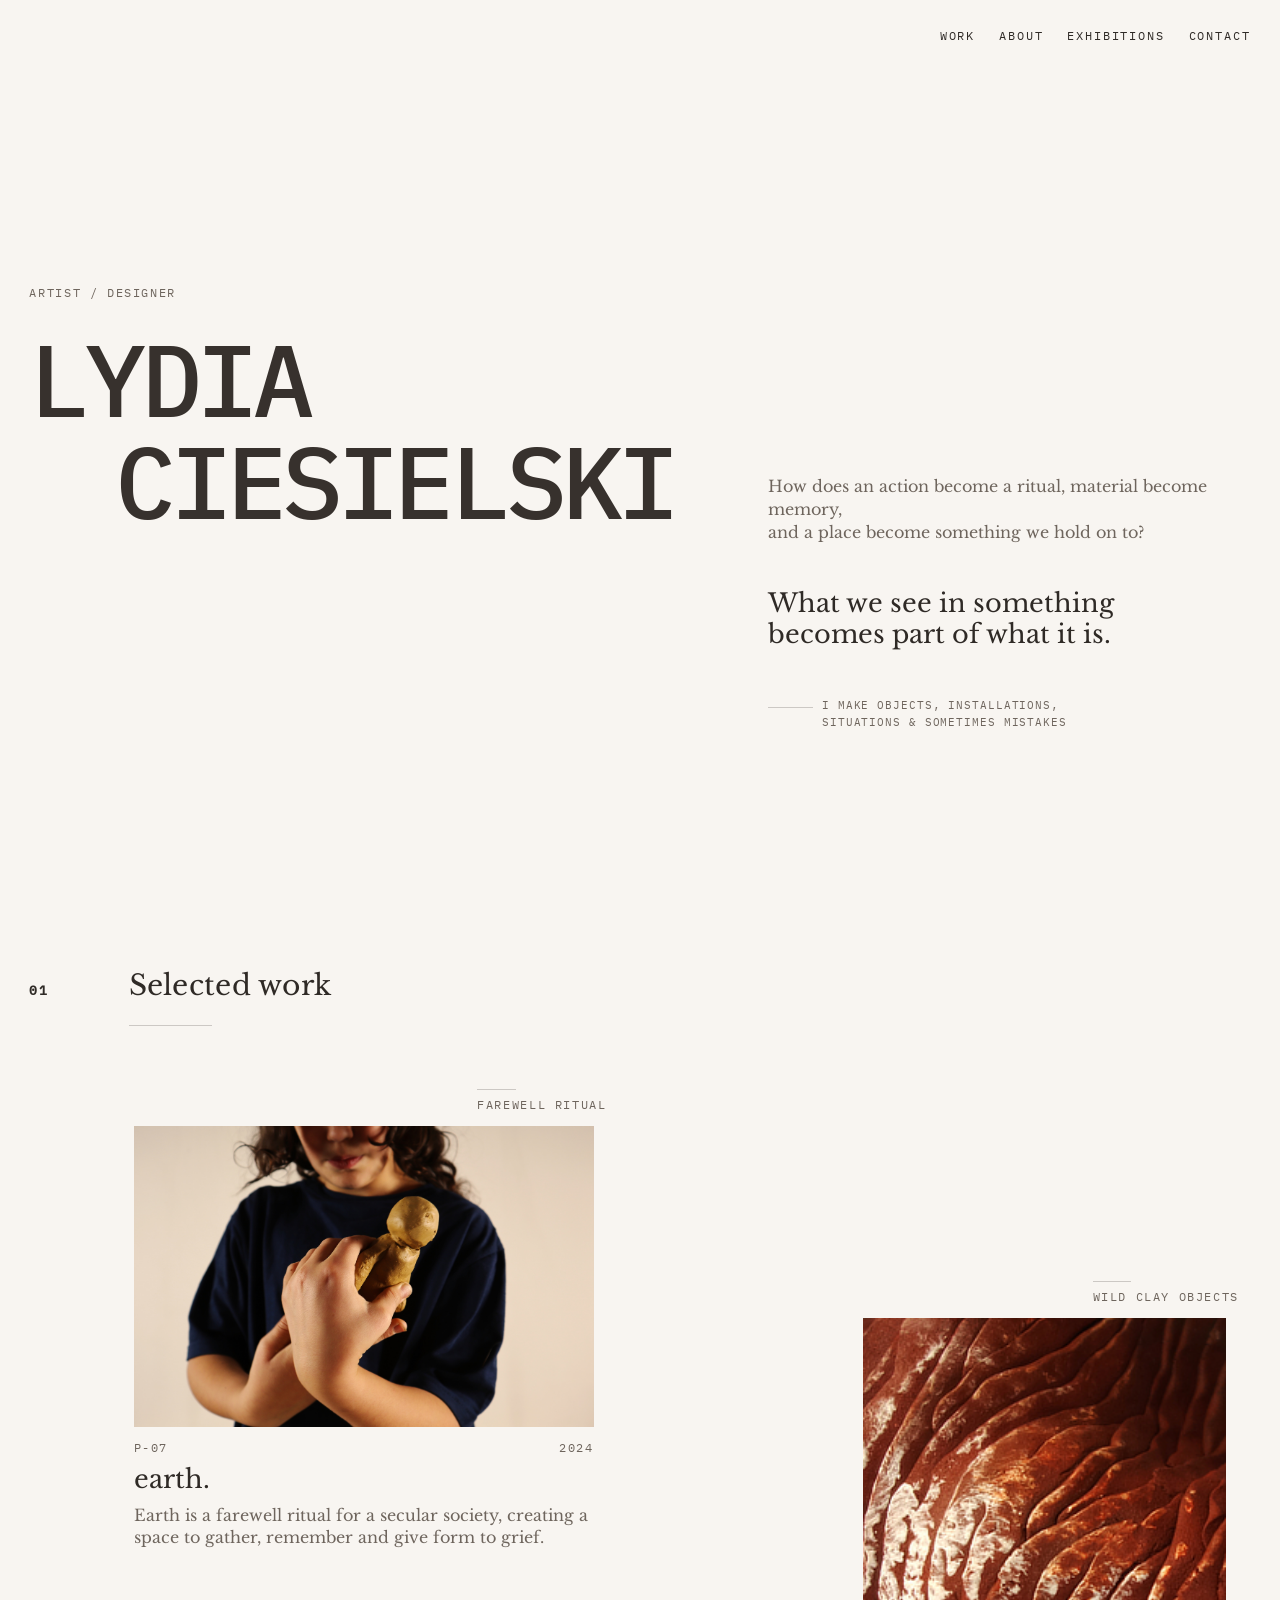
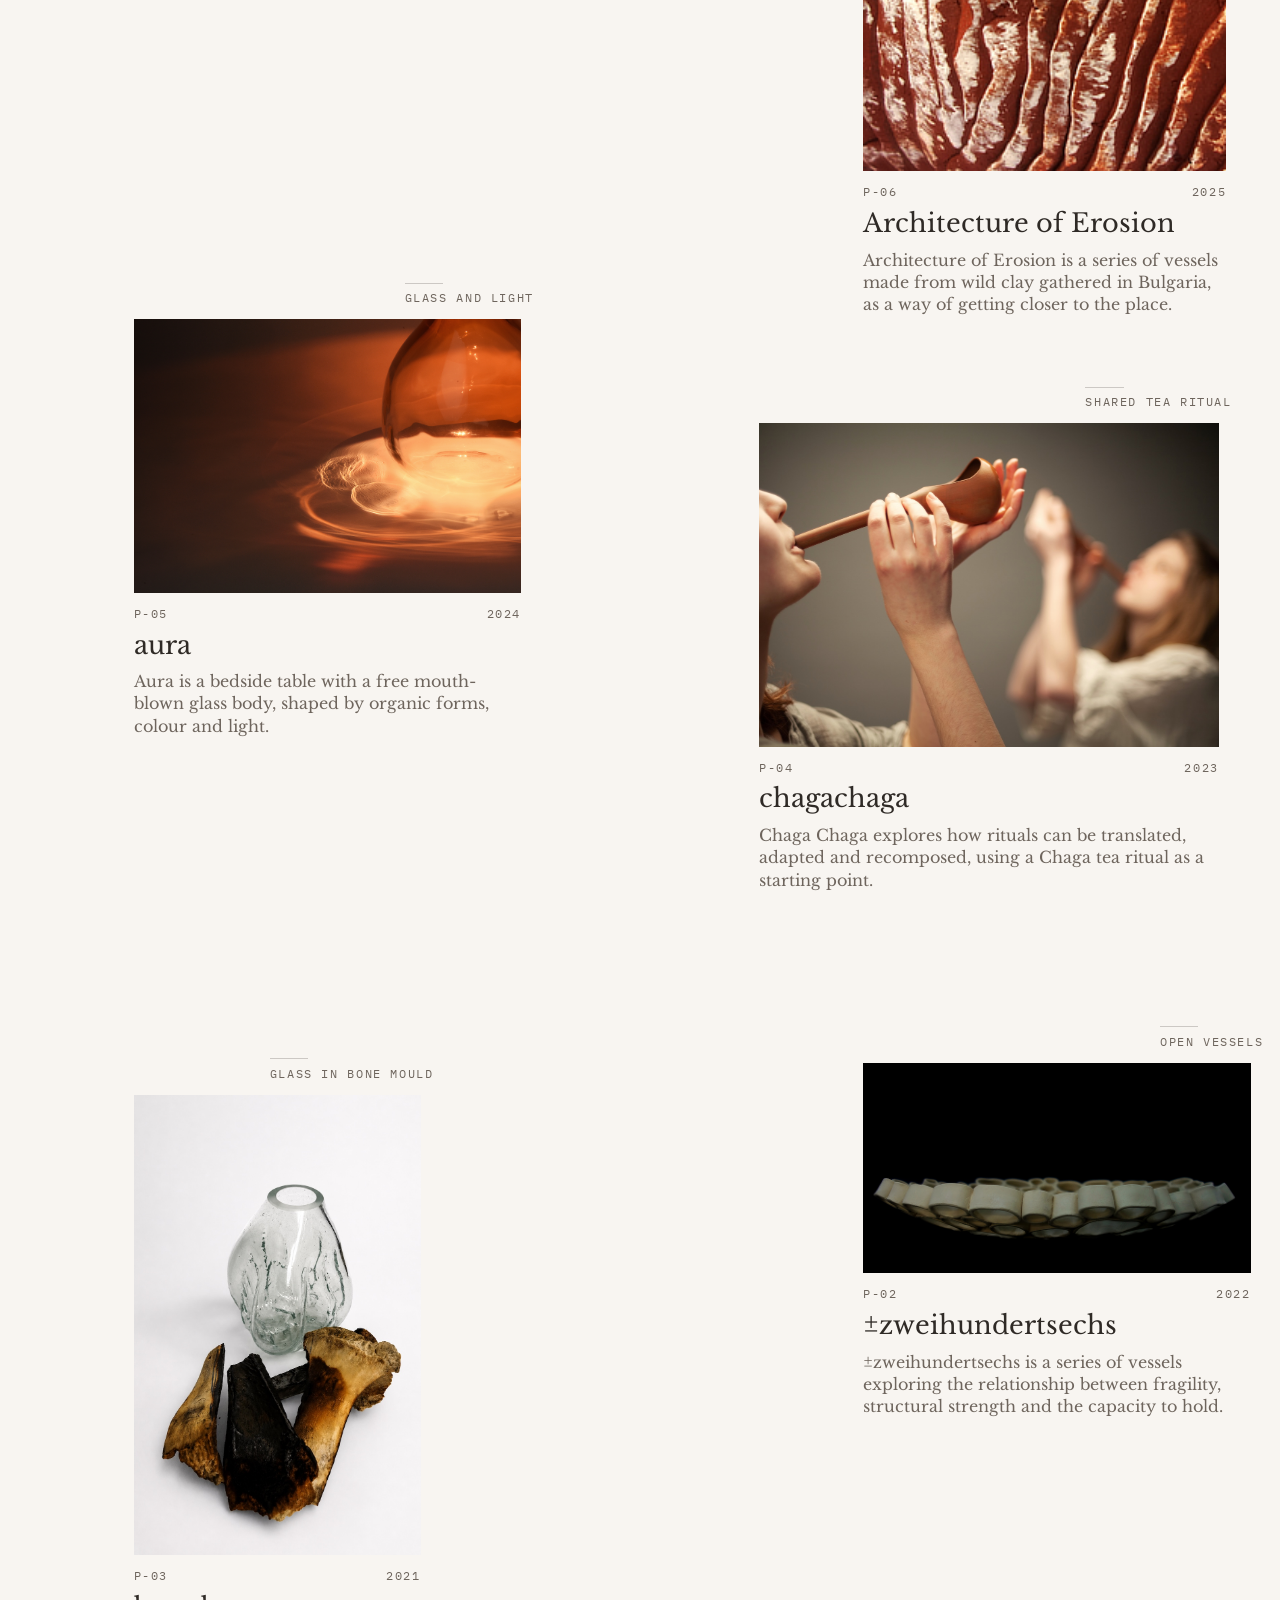
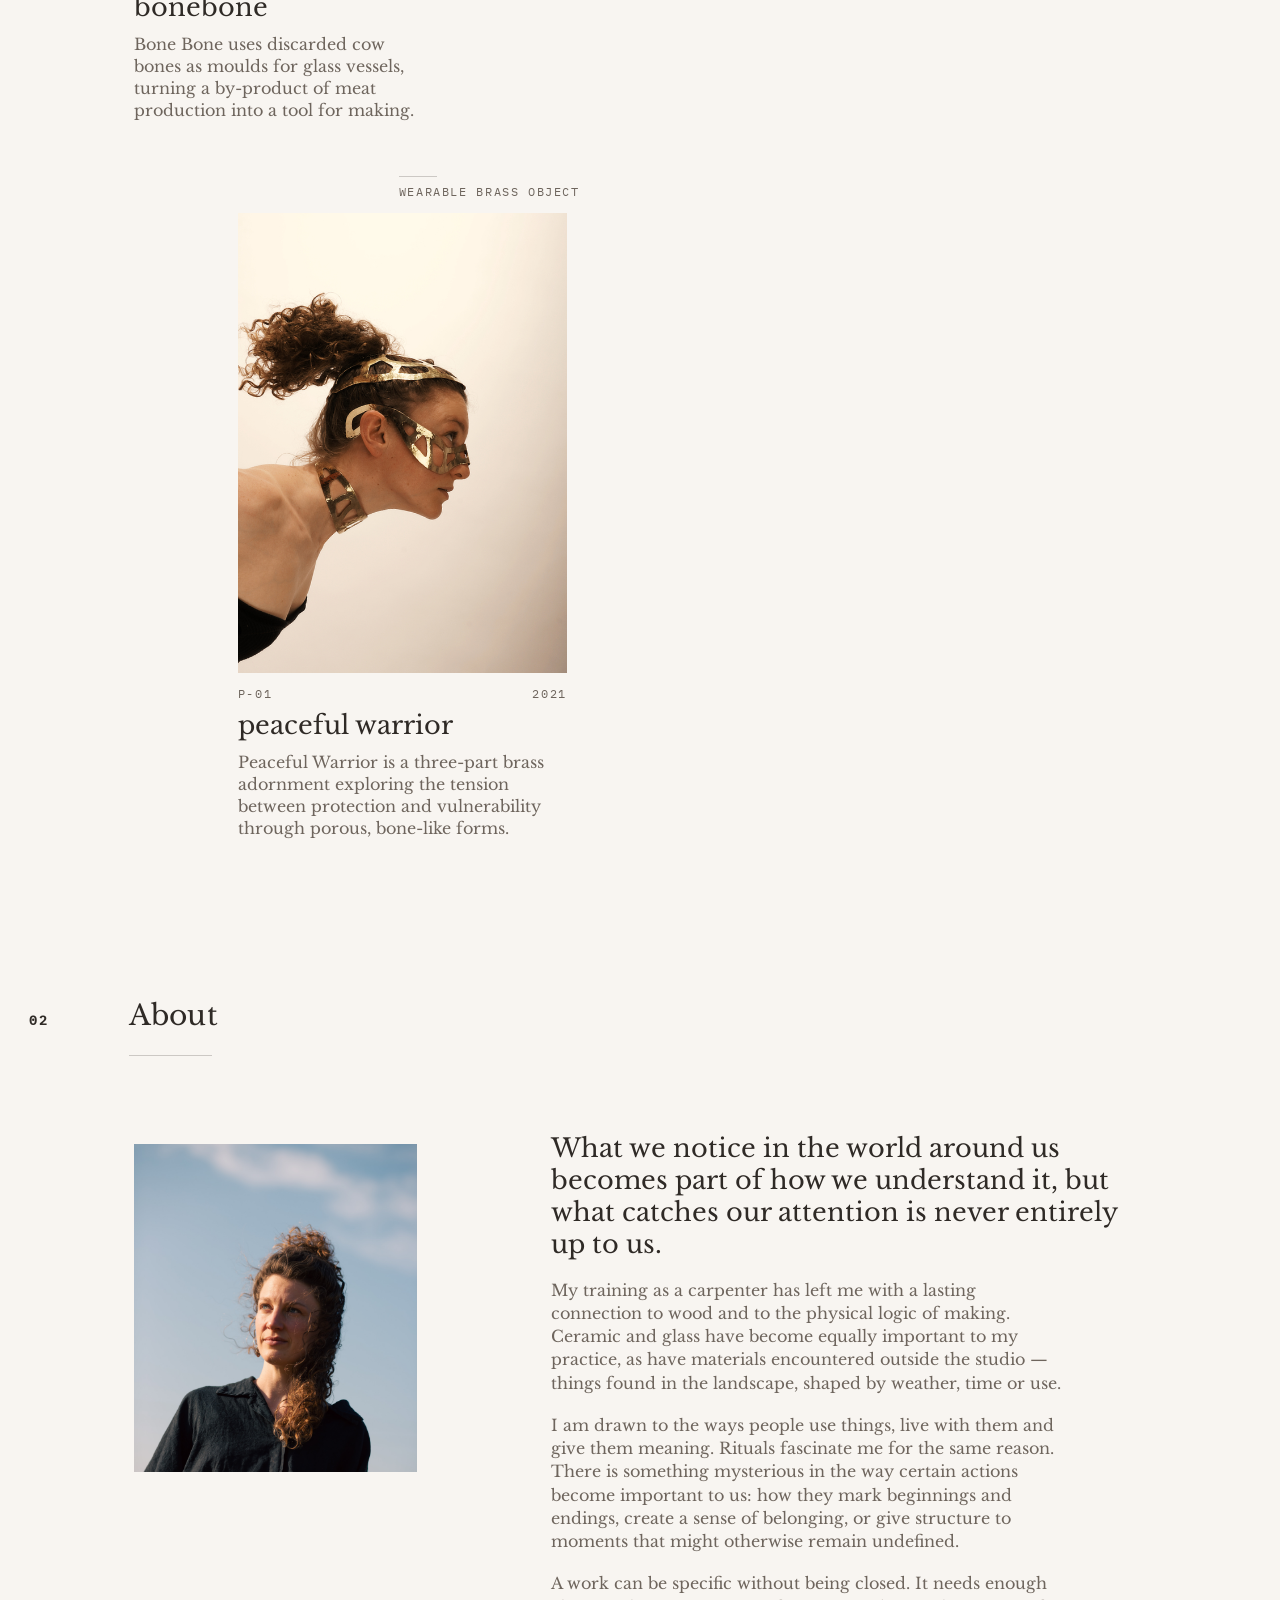
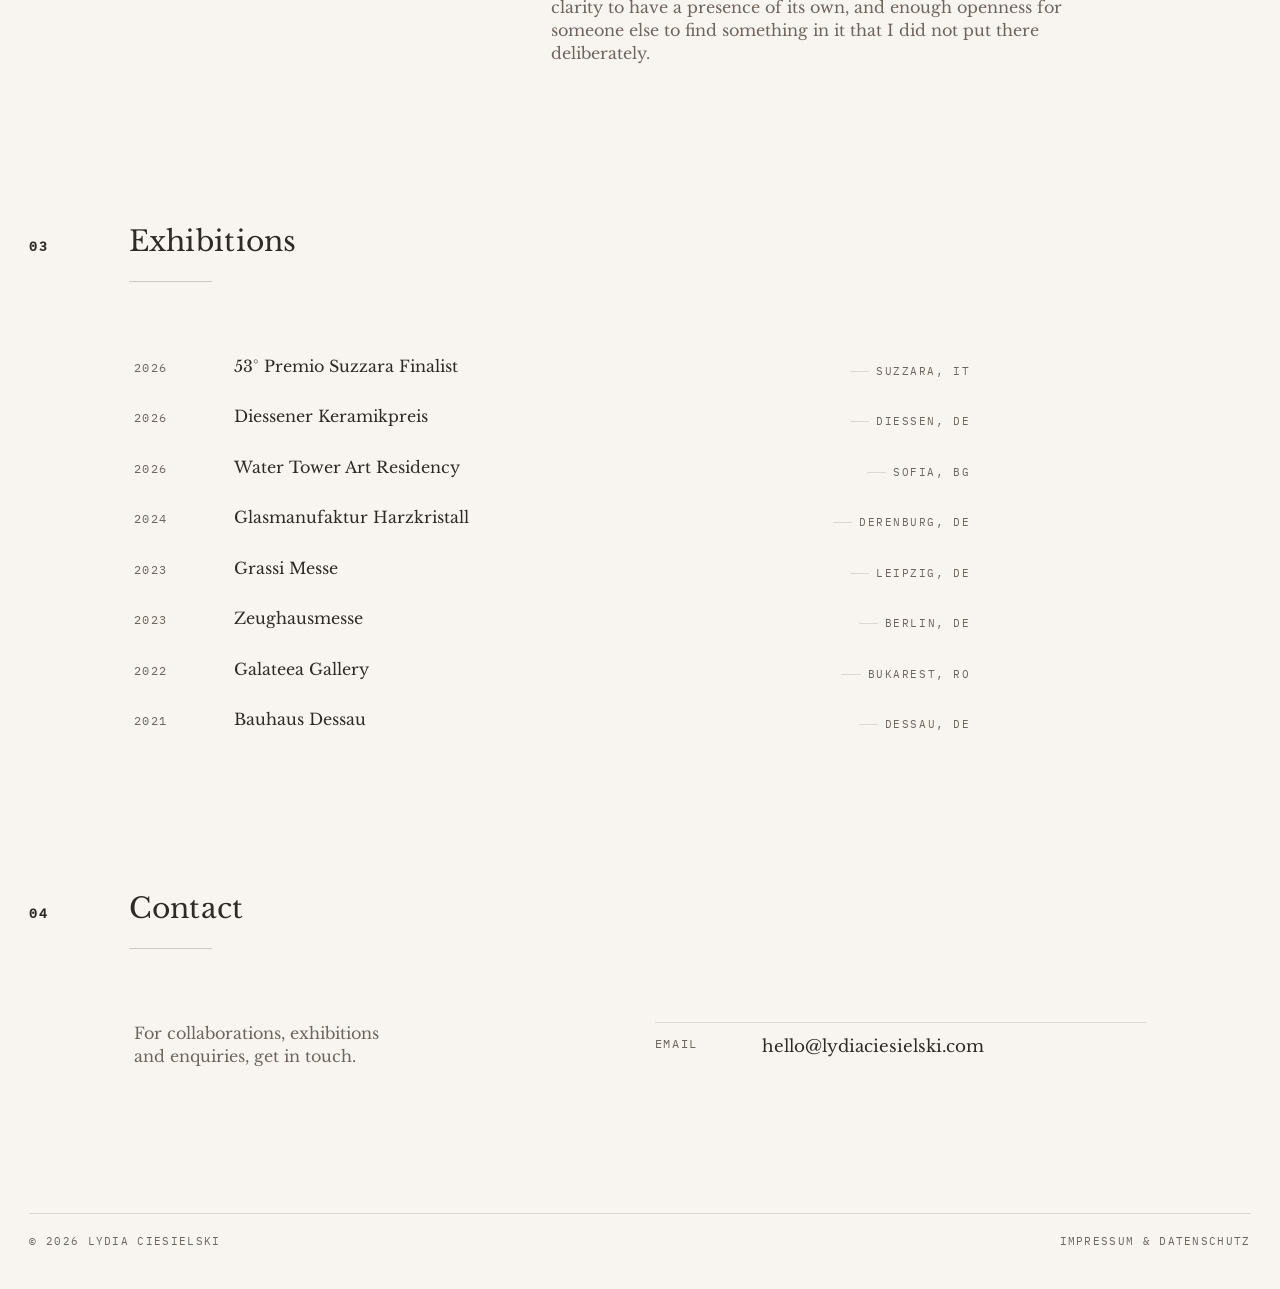
<file: index.html>
<!DOCTYPE html>
<html lang="en">
  <head>
    <meta charset="UTF-8" />
    <meta name="viewport" content="width=device-width, initial-scale=1.0" />
    <title>Lydia Ciesielski</title>
    <meta
      name="description"
      content="Artist and designer. Selected works."
    />
    <meta property="og:site_name" content="Lydia Ciesielski" />
    <meta property="og:image" content="https://lydiaciesielski.com/images/portrait.jpg" />
    <meta property="og:image:secure_url" content="https://lydiaciesielski.com/images/portrait.jpg" />
    <meta property="og:image:type" content="image/jpeg" />
    <meta name="twitter:card" content="summary_large_image" />
    <meta name="twitter:image" content="https://lydiaciesielski.com/images/portrait.jpg" />
    <link rel="canonical" href="https://lydiaciesielski.com/" />
    <link rel="icon" type="image/png" sizes="96x96" href="/images/favicon-96.png" />
    <link rel="icon" type="image/svg+xml" sizes="any" href="/images/favicon.svg?v=20260930" />
    <link rel="stylesheet" href="css/styles.css" />
    <script type="application/ld+json">
      {
        "@context": "https://schema.org",
        "@type": "WebSite",
        "name": "Lydia Ciesielski",
        "url": "https://lydiaciesielski.com/",
        "image": "https://lydiaciesielski.com/images/portrait.jpg"
      }
    </script>
  </head>
  <body data-page="home">
    <div class="site-shell">
      <header class="site-header" data-header>
        <a class="site-signature" href="index.html" aria-label="Go to homepage">
          <span class="site-signature__first" data-name-first></span>
          <span class="site-signature__last" data-name-last></span>
        </a>

        <button
          class="menu-toggle"
          type="button"
          aria-expanded="false"
          aria-controls="site-menu"
          data-menu-button
        >
          Menu
        </button>

        <nav class="site-nav" id="site-menu" data-menu>
          <a href="#work" data-nav-link>Work</a>
          <a href="#about" data-nav-link>About</a>
          <a href="#exhibitions" data-nav-link>Exhibitions</a>
          <a href="#contact" data-nav-link>Contact</a>
        </nav>
      </header>

      <main>
        <section class="intro" aria-labelledby="intro-title">
          <div class="intro__identity">
            <p class="eyebrow" data-identity-kicker></p>
            <h1 class="intro__name" id="intro-title">
              <span data-name-first></span>
              <span data-name-last></span>
            </h1>
          </div>

          <div class="intro__copy">
            <p class="intro__descriptor" data-home-descriptor></p>
            <p class="intro__text" data-home-intro></p>
            <div class="intro__annotations" data-home-annotations></div>
          </div>

        </section>

        <section class="work-index section-anchor" id="work" aria-labelledby="work-title">
          <div class="section-head">
            <p class="section-number">01</p>
            <h2 class="section-title" id="work-title">Selected work</h2>
          </div>
          <ol class="project-index" data-project-index></ol>
        </section>

        <section class="about section-anchor" id="about" aria-labelledby="about-title">
          <div class="section-head">
            <p class="section-number">02</p>
            <h2 class="section-title" id="about-title">About</h2>
          </div>

          <div class="about__layout">
            <figure class="about__portrait">
              <img
                src="images/portrait.jpg"
                alt="Portrait placeholder for the artist in profile."
                width="577"
                height="1280"
                loading="lazy"
                decoding="async"
              />
            </figure>

            <div class="about__content">
              <p class="about__lede" data-about-lede></p>
              <div class="about__text" data-about-body></div>
            </div>
          </div>
        </section>

        <section class="exhibitions section-anchor" id="exhibitions" aria-labelledby="exhibitions-title">
          <div class="section-head">
            <p class="section-number">03</p>
            <h2 class="section-title" id="exhibitions-title">Exhibitions</h2>
          </div>

          <div class="exhibitions__layout">
            <ul class="exhibitions__list" aria-label="Exhibitions list">
              <li class="exhibitions__item">
                <span class="exhibitions__year">2026</span>
                <span class="exhibitions__detail">53&deg; Premio Suzzara Finalist</span>
                <span class="exhibitions__country">Suzzara, IT</span>
              </li>
              <li class="exhibitions__item">
                <span class="exhibitions__year">2026</span>
                <span class="exhibitions__detail">Diessener Keramikpreis</span>
                <span class="exhibitions__country">Diessen, DE</span>
              </li>
              <li class="exhibitions__item">
                <span class="exhibitions__year">2026</span>
                <span class="exhibitions__detail">Water Tower Art Residency</span>
                <span class="exhibitions__country">Sofia, BG</span>
              </li>
              <li class="exhibitions__item">
                <span class="exhibitions__year">2024</span>
                <span class="exhibitions__detail">Glasmanufaktur Harzkristall</span>
                <span class="exhibitions__country">Derenburg, DE</span>
              </li>
              <li class="exhibitions__item">
                <span class="exhibitions__year">2023</span>
                <span class="exhibitions__detail">Grassi Messe</span>
                <span class="exhibitions__country">Leipzig, DE</span>
              </li>
              <li class="exhibitions__item">
                <span class="exhibitions__year">2023</span>
                <span class="exhibitions__detail">Zeughausmesse</span>
                <span class="exhibitions__country">Berlin, DE</span>
              </li>
              <li class="exhibitions__item">
                <span class="exhibitions__year">2022</span>
                <span class="exhibitions__detail">Galateea Gallery</span>
                <span class="exhibitions__country">Bukarest, RO</span>
              </li>
              <li class="exhibitions__item">
                <span class="exhibitions__year">2021</span>
                <span class="exhibitions__detail">Bauhaus Dessau</span>
                <span class="exhibitions__country">Dessau, DE</span>
              </li>
            </ul>
          </div>
        </section>

        <section class="contact section-anchor" id="contact" aria-labelledby="contact-title">
          <div class="section-head">
            <p class="section-number">04</p>
            <h2 class="section-title" id="contact-title">Contact</h2>
          </div>

          <div class="contact__layout">
            <p class="contact__note" data-contact-note></p>
            <ul class="contact__list" data-contact-list></ul>
          </div>
        </section>
      </main>

      <footer class="site-footer" aria-label="Site legal information">
        <p class="site-footer__copyright">&copy; 2026 Lydia Ciesielski</p>
        <a class="site-footer__link" href="impressum.html">Impressum & Datenschutz</a>
      </footer>
    </div>

    <script type="module" src="js/site.js"></script>
  </body>
</html>
</file>
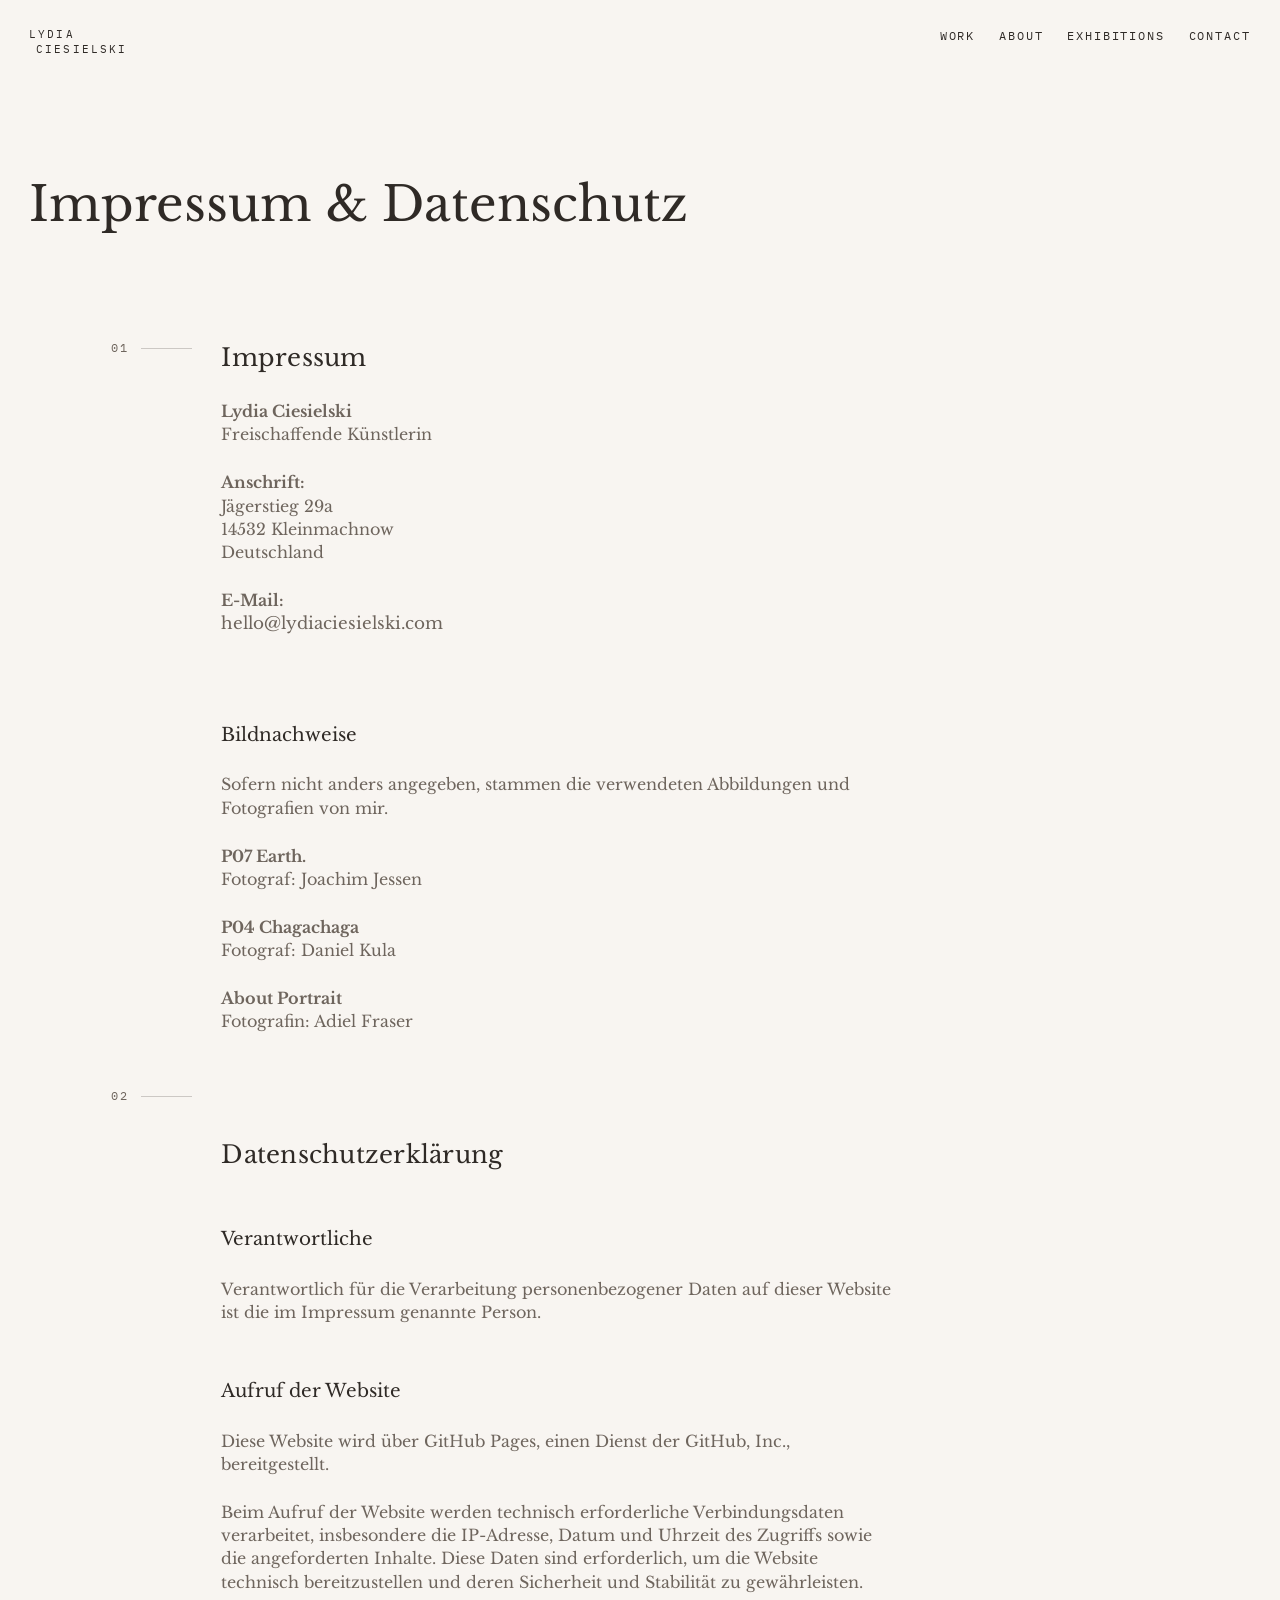
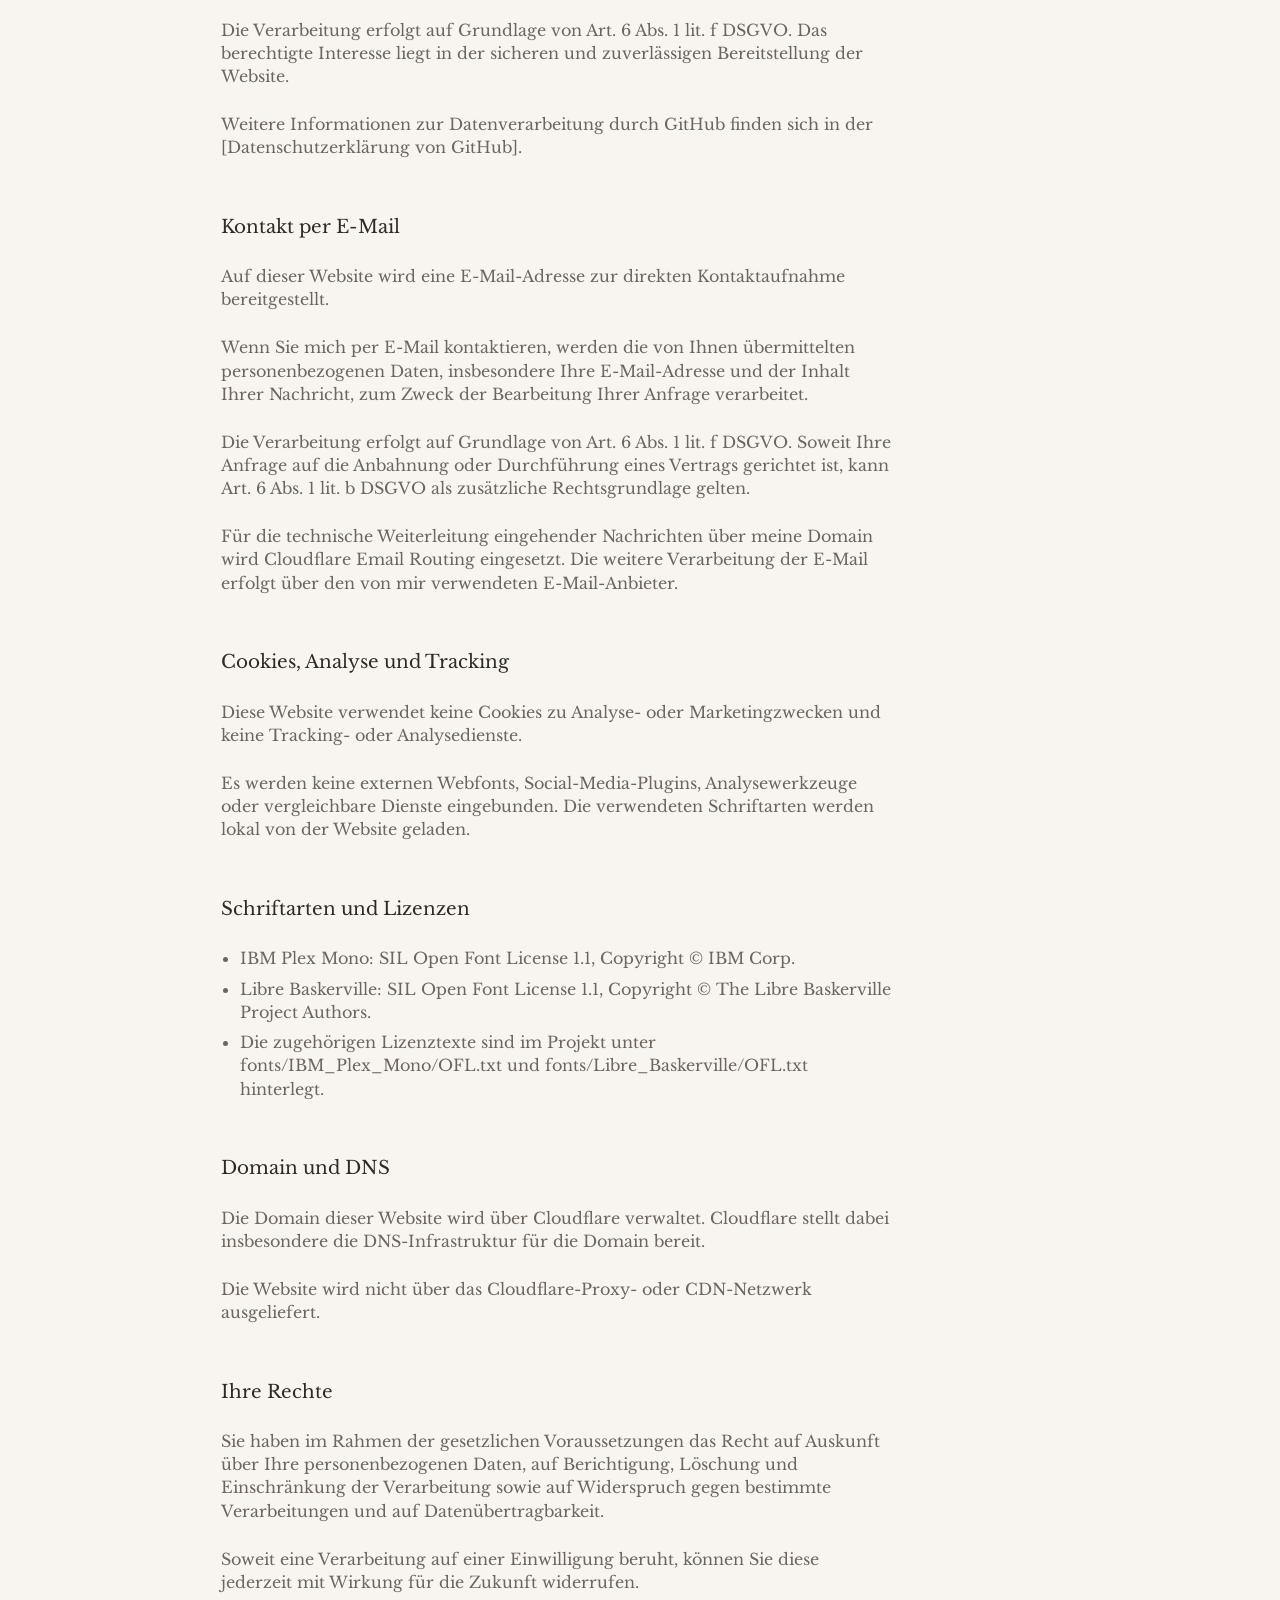
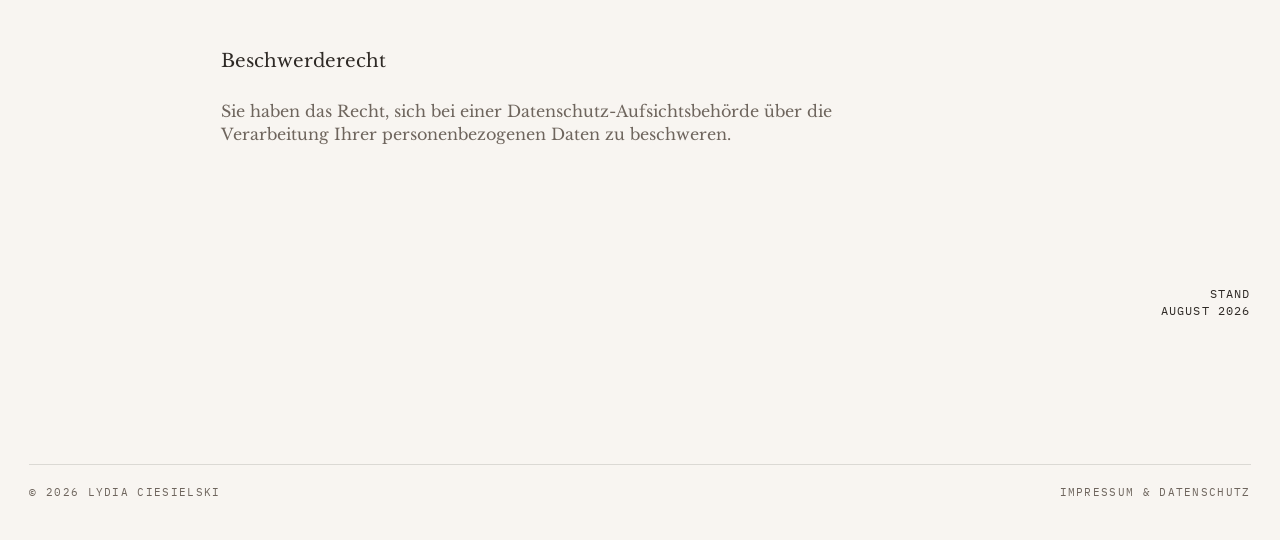
<file: impressum.html>
<!DOCTYPE html>
<html lang="de">
  <head>
    <meta charset="UTF-8" />
    <meta name="viewport" content="width=device-width, initial-scale=1.0" />
    <title>Impressum & Datenschutz - Lydia Ciesielski</title>
    <meta
      name="description"
      content="Impressum und Datenschutzerklärung."
    />
    <link rel="icon" href="images/favicon.svg?v=20260809-5" type="image/svg+xml" />
    <link rel="stylesheet" href="css/styles.css" />
  </head>
  <body data-page="impressum">
    <div class="site-shell">
      <header class="site-header" data-header>
        <a class="site-signature" href="index.html" aria-label="Zur Startseite">
          <span class="site-signature__first" data-name-first></span>
          <span class="site-signature__last" data-name-last></span>
        </a>

        <button
          class="menu-toggle"
          type="button"
          aria-expanded="false"
          aria-controls="site-menu"
          data-menu-button
        >
          Menu
        </button>

        <nav class="site-nav" id="site-menu" data-menu>
          <a href="index.html#work" data-nav-link>Work</a>
          <a href="index.html#about" data-nav-link>About</a>
          <a href="index.html#exhibitions" data-nav-link>Exhibitions</a>
          <a href="index.html#contact" data-nav-link>Contact</a>
        </nav>
      </header>

      <main class="legal-page" aria-labelledby="impressum-title">
        <h1 class="legal-page__title" id="impressum-title">Impressum & Datenschutz</h1>

        <section class="legal-grid" aria-label="Rechtliche Angaben">
          <article class="legal-block legal-block--impressum legal-block--section-title">
            <h2>Impressum</h2>
            <p>
              <strong>Lydia Ciesielski</strong><br />
              Freischaffende Künstlerin
            </p>
            <p>
              <strong>Anschrift:</strong><br />
              Jägerstieg 29a<br />
              14532 Kleinmachnow<br />
              Deutschland
            </p>
            <p>
              <strong>E-Mail:</strong><br />
              <a class="contact__value" href="mailto:hello@lydiaciesielski.com">hello@lydiaciesielski.com</a>
            </p>
          </article>

          <article class="legal-block legal-block--bildnachweise">
            <h2>Bildnachweise</h2>
            <p>Sofern nicht anders angegeben, stammen die verwendeten Abbildungen und Fotografien von mir.</p>
            <p><strong>P07 Earth.</strong><br />Fotograf: Joachim Jessen</p>
            <p><strong>P04 Chagachaga</strong><br />Fotograf: Daniel Kula</p>
            <p><strong>About Portrait</strong><br />Fotografin: Adiel Fraser</p>
          </article>

          <article class="legal-block legal-block--section-title legal-block--privacy-start">
            <h2>Datenschutzerklärung</h2>
          </article>

          <article class="legal-block">
            <h2>Verantwortliche</h2>
            <p>Verantwortlich für die Verarbeitung personenbezogener Daten auf dieser Website ist die im Impressum genannte Person.</p>
          </article>

          <article class="legal-block">
            <h2>Aufruf der Website</h2>
            <p>Diese Website wird über GitHub Pages, einen Dienst der GitHub, Inc., bereitgestellt.</p>
            <p>Beim Aufruf der Website werden technisch erforderliche Verbindungsdaten verarbeitet, insbesondere die IP-Adresse, Datum und Uhrzeit des Zugriffs sowie die angeforderten Inhalte. Diese Daten sind erforderlich, um die Website technisch bereitzustellen und deren Sicherheit und Stabilität zu gewährleisten.</p>
            <p>Die Verarbeitung erfolgt auf Grundlage von Art. 6 Abs. 1 lit. f DSGVO. Das berechtigte Interesse liegt in der sicheren und zuverlässigen Bereitstellung der Website.</p>
            <p>Weitere Informationen zur Datenverarbeitung durch GitHub finden sich in der [Datenschutzerklärung von GitHub].</p>
          </article>

          <article class="legal-block">
            <h2>Kontakt per E-Mail</h2>
            <p>Auf dieser Website wird eine E-Mail-Adresse zur direkten Kontaktaufnahme bereitgestellt.</p>
            <p>Wenn Sie mich per E-Mail kontaktieren, werden die von Ihnen übermittelten personenbezogenen Daten, insbesondere Ihre E-Mail-Adresse und der Inhalt Ihrer Nachricht, zum Zweck der Bearbeitung Ihrer Anfrage verarbeitet.</p>
            <p>Die Verarbeitung erfolgt auf Grundlage von Art. 6 Abs. 1 lit. f DSGVO. Soweit Ihre Anfrage auf die Anbahnung oder Durchführung eines Vertrags gerichtet ist, kann Art. 6 Abs. 1 lit. b DSGVO als zusätzliche Rechtsgrundlage gelten.</p>
            <p>Für die technische Weiterleitung eingehender Nachrichten über meine Domain wird Cloudflare Email Routing eingesetzt. Die weitere Verarbeitung der E-Mail erfolgt über den von mir verwendeten E-Mail-Anbieter.</p>
          </article>

          <article class="legal-block">
            <h2>Cookies, Analyse und Tracking</h2>
            <p>Diese Website verwendet keine Cookies zu Analyse- oder Marketingzwecken und keine Tracking- oder Analysedienste.</p>
            <p>Es werden keine externen Webfonts, Social-Media-Plugins, Analysewerkzeuge oder vergleichbare Dienste eingebunden. Die verwendeten Schriftarten werden lokal von der Website geladen.</p>
          </article>

          <article class="legal-block">
            <h2>Schriftarten und Lizenzen</h2>
            <ul class="legal-list">
              <li>IBM Plex Mono: SIL Open Font License 1.1, Copyright &copy; IBM Corp.</li>
              <li>Libre Baskerville: SIL Open Font License 1.1, Copyright &copy; The Libre Baskerville Project Authors.</li>
              <li>Die zugehörigen Lizenztexte sind im Projekt unter fonts/IBM_Plex_Mono/OFL.txt und fonts/Libre_Baskerville/OFL.txt hinterlegt.</li>
            </ul>
          </article>

          <article class="legal-block">
            <h2>Domain und DNS</h2>
            <p>Die Domain dieser Website wird über Cloudflare verwaltet. Cloudflare stellt dabei insbesondere die DNS-Infrastruktur für die Domain bereit.</p>
            <p>Die Website wird nicht über das Cloudflare-Proxy- oder CDN-Netzwerk ausgeliefert.</p>
          </article>

          <article class="legal-block">
            <h2>Ihre Rechte</h2>
            <p>Sie haben im Rahmen der gesetzlichen Voraussetzungen das Recht auf Auskunft über Ihre personenbezogenen Daten, auf Berichtigung, Löschung und Einschränkung der Verarbeitung sowie auf Widerspruch gegen bestimmte Verarbeitungen und auf Datenübertragbarkeit.</p>
            <p>Soweit eine Verarbeitung auf einer Einwilligung beruht, können Sie diese jederzeit mit Wirkung für die Zukunft widerrufen.</p>
          </article>

          <article class="legal-block">
            <h2>Beschwerderecht</h2>
            <p>Sie haben das Recht, sich bei einer Datenschutz-Aufsichtsbehörde über die Verarbeitung Ihrer personenbezogenen Daten zu beschweren.</p>
          </article>
        </section>

        <p class="legal-small">Stand<br />August 2026</p>
      </main>

      <footer class="site-footer" aria-label="Site legal information">
        <p class="site-footer__copyright">&copy; 2026 Lydia Ciesielski</p>
        <a class="site-footer__link" href="impressum.html">Impressum & Datenschutz</a>
      </footer>
    </div>

    <script type="module" src="js/impressum.js"></script>
  </body>
</html>
</file>
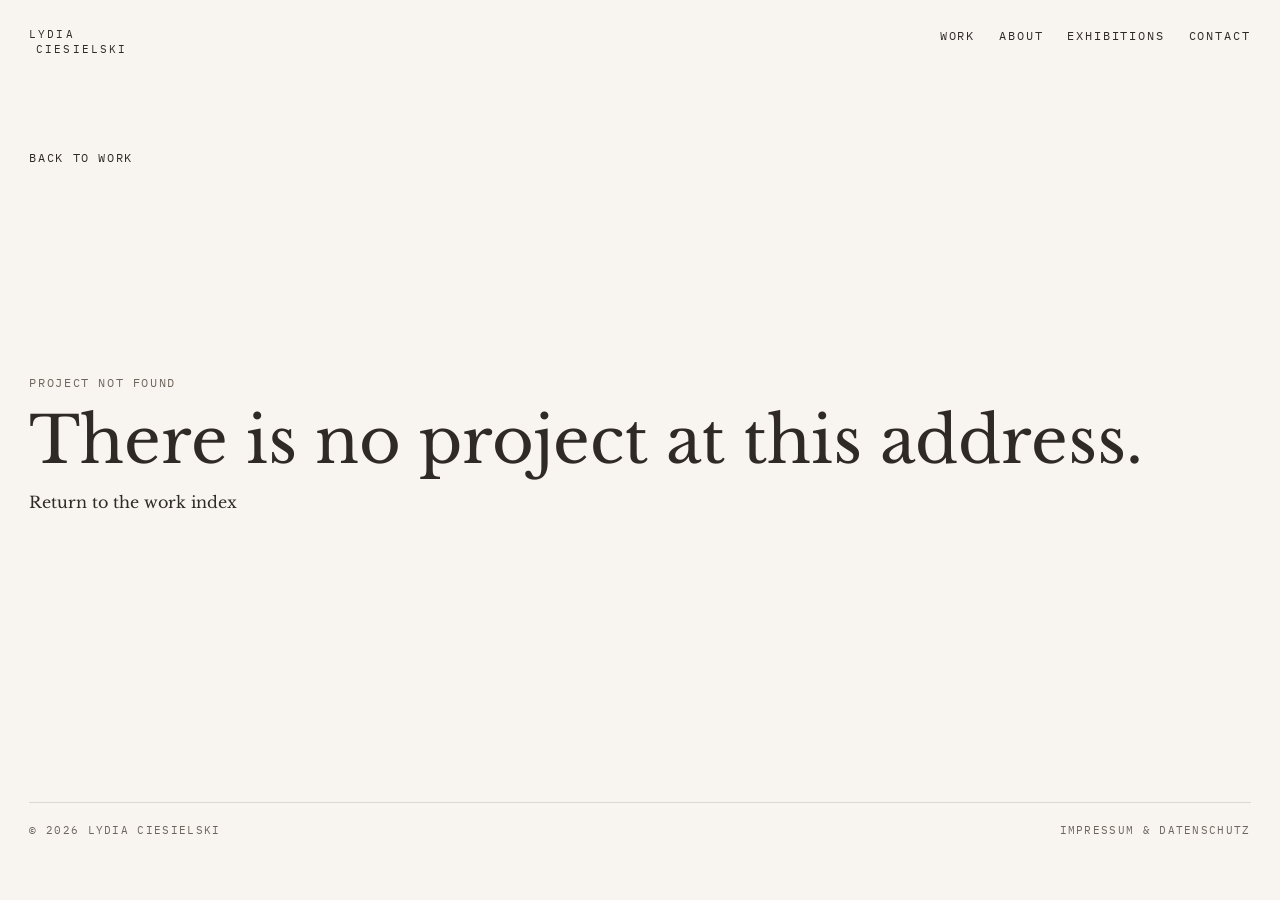
<file: project.html>
<!DOCTYPE html>
<html lang="en">
  <head>
    <meta charset="UTF-8" />
    <meta name="viewport" content="width=device-width, initial-scale=1.0" />
    <title>Project — Lydia Ciesielski</title>
    <meta
      name="description"
      content="Project detail page for the portfolio of artist and designer Lydia Ciesielski."
    />
    <link rel="icon" href="images/favicon.svg?v=20260809-5" type="image/svg+xml" />
    <link rel="stylesheet" href="css/styles.css" />
  </head>
  <body data-page="project">
    <div class="site-shell">
      <header class="site-header" data-header>
        <a class="site-signature" href="index.html" aria-label="Go to homepage">
          <span class="site-signature__first" data-name-first></span>
          <span class="site-signature__last" data-name-last></span>
        </a>

        <button
          class="menu-toggle"
          type="button"
          aria-expanded="false"
          aria-controls="site-menu"
          data-menu-button
        >
          Menu
        </button>

        <nav class="site-nav" id="site-menu" data-menu>
          <a href="index.html#work" data-nav-link>Work</a>
          <a href="index.html#about" data-nav-link>About</a>
          <a href="index.html#exhibitions" data-nav-link>Exhibitions</a>
          <a href="index.html#contact" data-nav-link>Contact</a>
        </nav>
      </header>

      <main class="project-page" data-project-page>
        <p class="project-page__back"><a href="index.html#work">Back to work</a></p>

        <section class="project-hero" data-project-hero hidden>
          <div class="project-hero__meta">
            <p class="project-hero__code" data-project-code></p>
            <p class="project-hero__category" data-project-category></p>
          </div>

          <div class="project-hero__heading">
            <h1 data-project-title></h1>
            <p class="project-hero__year" data-project-year></p>
          </div>

          <div class="project-hero__summary">
            <p class="project-hero__description" data-project-description></p>

            <dl class="project-facts" data-project-facts></dl>
            <div class="project-notes" data-project-notes></div>
          </div>
        </section>

        <section class="project-gallery" data-project-gallery hidden></section>
        <section class="project-extra" data-project-extra hidden></section>

        <nav class="project-pagination" aria-label="Project navigation" data-project-pagination hidden>
          <a class="project-pagination__link" data-project-prev></a>
          <a class="project-pagination__link project-pagination__link--next" data-project-next></a>
        </nav>

        <section class="project-missing" data-project-missing hidden>
          <p class="eyebrow">Project not found</p>
          <h1>There is no project at this address.</h1>
          <p><a href="index.html#work">Return to the work index</a></p>
        </section>
      </main>

      <footer class="site-footer" aria-label="Site legal information">
        <p class="site-footer__copyright">&copy; 2026 Lydia Ciesielski</p>
        <a class="site-footer__link" href="impressum.html">Impressum & Datenschutz</a>
      </footer>
    </div>

    <script type="module" src="js/project.js"></script>
  </body>
</html>
</file>
<file: css/styles.css>
@font-face {
  font-family: "IBM Plex Mono";
  src: url("../fonts/IBM_Plex_Mono/IBMPlexMono-Regular.ttf") format("truetype");
  font-style: normal;
  font-weight: 400;
  font-display: swap;
}

@font-face {
  font-family: "IBM Plex Mono";
  src: url("../fonts/IBM_Plex_Mono/IBMPlexMono-Medium.ttf") format("truetype");
  font-style: normal;
  font-weight: 500;
  font-display: swap;
}

@font-face {
  font-family: "Libre Baskerville";
  src: url("../fonts/Libre_Baskerville/static/LibreBaskerville-Regular.ttf") format("truetype");
  font-style: normal;
  font-weight: 400;
  font-display: swap;
}

@font-face {
  font-family: "Libre Baskerville";
  src: url("../fonts/Libre_Baskerville/static/LibreBaskerville-Bold.ttf") format("truetype");
  font-style: normal;
  font-weight: 700;
  font-display: swap;
}

:root {
  --bg: #f8f5f1;
  --text: #2f2a26;
  --muted: #6e655d;
  --accent: #a35c35;
  --stone: #b8b0a7;
  --line: rgba(47, 42, 38, 0.14);
  --line-strong: rgba(47, 42, 38, 0.22);
  --shadow-soft: rgba(47, 42, 38, 0.04);

  --font-mono: "IBM Plex Mono", Menlo, Monaco, Consolas, "Liberation Mono", "Courier New", monospace;
  --font-serif: "Libre Baskerville", Baskerville, "Palatino Linotype", "Book Antiqua", Georgia, serif;

  --space-1: 0.4rem;
  --space-2: 0.75rem;
  --space-3: 1.2rem;
  --space-4: 1.75rem;
  --space-5: 2.5rem;
  --space-6: 4rem;
  --space-7: 6.5rem;
  --space-8: 9rem;

  --max-width: 1380px;
  --gutter: clamp(1rem, 2.3vw, 2rem);
  --transition: 240ms ease;
  --first-name-length: 5;
  --last-name-length: 10;
}

*,
*::before,
*::after {
  box-sizing: border-box;
}

html {
  scroll-behavior: smooth;
}

body {
  margin: 0;
  background: var(--bg);
  color: var(--text);
  font-family: var(--font-serif);
  line-height: 1.45;
  text-rendering: optimizeLegibility;
}

body.menu-open {
  overflow: hidden;
  height: 100dvh;
}

body[data-page="impressum"] {
  min-height: 100vh;
}

img {
  display: block;
  width: 100%;
  height: auto;
}

[hidden] {
  display: none !important;
}

a {
  color: inherit;
  text-decoration: none;
}

p,
ul,
ol,
dl,
figure,
h1,
h2,
h3 {
  margin: 0;
}

.site-shell {
  width: min(100%, calc(var(--max-width) + (var(--gutter) * 2)));
  margin: 0 auto;
  padding: 0 var(--gutter) var(--space-5);
}

.site-shell--project {
  --max-width: 1320px;
}

body[data-page="impressum"] .site-shell {
  min-height: 100vh;
  display: flex;
  flex-direction: column;
}

.site-header {
  position: sticky;
  top: 0;
  z-index: 30;
  display: flex;
  align-items: flex-start;
  justify-content: space-between;
  gap: var(--space-4);
  padding: var(--space-4) 0 0.85rem;
  background: color-mix(in srgb, var(--bg) 92%, transparent);
  backdrop-filter: blur(8px);
}

.site-signature {
  display: inline-grid;
  gap: 0.15rem;
  font-family: var(--font-mono);
  font-size: 0.7rem;
  letter-spacing: 0.18em;
  line-height: 1.15;
  text-transform: uppercase;
  opacity: 1;
  transform: translateY(0);
  visibility: visible;
  transition: opacity 320ms ease, transform 320ms ease, visibility 0s linear 0s;
}

.site-signature--concealed {
  opacity: 0;
  transform: translateY(2px);
  visibility: hidden;
  pointer-events: none;
  transition: opacity 320ms ease, transform 320ms ease, visibility 0s linear 320ms;
}

.site-signature__last {
  padding-left: calc((var(--last-name-length) - var(--first-name-length)) * 0.2ch);
}

.site-nav {
  display: flex;
  gap: 1.5rem;
  align-items: center;
  font-family: var(--font-mono);
  font-size: 0.72rem;
  letter-spacing: 0.16em;
  text-transform: uppercase;
}

.site-nav a,
.project-page__back a {
  position: relative;
}

.site-nav a::after,
.project-page__back a::after,
.contact__value::after {
  content: "";
  position: absolute;
  left: 0;
  bottom: -0.15rem;
  width: 100%;
  height: 1px;
  background: currentColor;
  transform: scaleX(0);
  transform-origin: left center;
  transition: transform var(--transition);
}

.site-nav a:hover::after,
.site-nav a:focus-visible::after,
.project-page__back a:hover::after,
.project-page__back a:focus-visible::after,
.contact__value:hover::after,
.contact__value:focus-visible::after {
  transform: scaleX(1);
}

.menu-toggle {
  display: none;
  border: 0;
  padding: 0;
  background: none;
  color: var(--text);
  font: 500 0.72rem/1 var(--font-mono);
  letter-spacing: 0.16em;
  text-transform: uppercase;
}

.intro {
  position: relative;
  display: grid;
  grid-template-columns: 7fr 5fr;
  gap: var(--space-6);
  min-height: min(88vh, 880px);
  padding: clamp(3rem, 8vw, 8.5rem) 0 var(--space-7);
  align-items: end;
}

.eyebrow,
.section-number,
.project-tease__meta,
.project-tease__note,
.gallery-item__caption,
.project-hero__code,
.project-hero__category,
.project-hero__year,
.project-extra__number,
.project-pagination span,
.contact__label {
  font-family: var(--font-mono);
  font-size: 0.72rem;
  letter-spacing: 0.14em;
  line-height: 1.5;
  text-transform: uppercase;
  color: var(--muted);
}

.intro__identity {
  position: relative;
  z-index: 1;
  align-self: center;
  transform: translateY(-3.6rem);
}

.intro__name {
  display: inline-grid;
  gap: 0.05em;
  margin-top: var(--space-4);
  font-family: var(--font-mono);
  font-size: clamp(2.9rem, 8vw, 7rem);
  font-weight: 500;
  color: #37312d;
  letter-spacing: -0.05em;
  line-height: 0.95;
  text-transform: uppercase;
}

.intro__name span:last-child {
  padding-left: calc((var(--last-name-length) - var(--first-name-length)) * 0.28ch);
}

.intro__copy {
  position: relative;
  z-index: 1;
  display: grid;
  gap: var(--space-3);
  align-self: end;
  max-width: 37rem;
  padding-bottom: var(--space-4);
}

.intro__descriptor {
  max-width: 37rem;
  font-size: 1rem;
  color: var(--muted);
  margin-bottom: 1.5rem;
}

.intro__descriptor-break-mobile,
.intro__annotation-break-mobile,
.intro__text-break-mobile {
  display: none;
}

.intro__descriptor-break-desktop {
  display: block;
}

.intro__text-break-desktop {
  display: block;
}

.intro__text {
  max-width: 27rem;
  font-size: clamp(1.35rem, 2vw, 1.75rem);
  line-height: 1.22;
}

.intro__annotations {
  display: grid;
  gap: 0.3rem;
  justify-items: start;
  margin-top: var(--space-4);
}

.intro__annotation {
  padding-left: 1.2rem;
  position: relative;
  font-family: var(--font-mono);
  font-size: 0.7rem;
  letter-spacing: 0.08em;
  text-transform: uppercase;
  color: var(--muted);
}

.intro__annotation::before {
  content: "";
  position: absolute;
  left: 0;
  top: 0.7em;
  width: 0.7rem;
  height: 1px;
  background: var(--line-strong);
}

.intro__annotation--single {
  padding-left: 0;
  white-space: normal;
  display: grid;
  grid-template-columns: 2.8rem minmax(0, 1fr);
  column-gap: 0.55rem;
  row-gap: 0;
  align-items: baseline;
}

.intro__annotation--single::before {
  content: none;
}

.intro__annotation-line {
  display: inline;
}

.intro__annotation-line--second::before {
  content: none;
}

.intro__annotation-rule {
  display: inline-block;
  width: 2.8rem;
  height: 1px;
  margin: 0;
  background: var(--line-strong);
  position: relative;
  top: -0.11em;
}

.intro__annotation-line--first {
  grid-column: 2;
  grid-row: 1;
  white-space: nowrap;
}

.intro__annotation-line--second {
  grid-column: 2;
  grid-row: 2;
  white-space: nowrap;
}

.section-anchor {
  scroll-margin-top: 5rem;
}

.section-head {
  display: grid;
  grid-template-columns: 5rem minmax(0, 1fr);
  gap: var(--space-3);
  align-items: baseline;
  position: relative;
  padding-bottom: var(--space-3);
  margin-bottom: clamp(2.8rem, 4.8vw, 4.4rem);
}

.section-head::after {
  content: "";
  position: absolute;
  left: calc(5rem + var(--space-3));
  bottom: 0;
  width: clamp(3.5rem, 7vw, 5.2rem);
  height: 1px;
  background: var(--line-strong);
}

.section-title {
  font-size: clamp(1.4rem, 2.2vw, 1.8rem);
  font-weight: 400;
  letter-spacing: 0.01em;
}

.section-number {
  font-size: 0.8rem;
  font-weight: 600;
  letter-spacing: 0.16em;
  color: var(--text);
}

.work-index,
.about,
.contact {
  padding-top: var(--space-7);
}

.exhibitions,
.about,
.contact {
  padding-top: calc(var(--space-8) + 0.8rem);
}

.work-index .section-head {
  margin-bottom: clamp(4.6rem, 7.8vw, 7rem);
}

.about .section-head {
  margin-bottom: clamp(3.6rem, 5.9vw, 5.4rem);
}

.contact .section-head {
  margin-bottom: clamp(3.4rem, 5.7vw, 5rem);
}

.exhibitions .section-head {
  margin-bottom: clamp(3.4rem, 5.7vw, 5rem);
}

.project-index {
  display: grid;
  grid-template-columns: repeat(12, minmax(0, 1fr));
  gap: var(--space-4) var(--gutter);
  list-style: none;
  padding: 0;
}

.project-index__item {
  grid-column: var(--col-start, 1) / span var(--col-span, 5);
  margin-top: var(--offset-top, 0rem);
}

.project-tease {
  position: relative;
  width: min(100%, var(--project-width, 100%));
}

.project-tease__figure {
  overflow: visible;
  background: transparent;
}

.project-tease__figure img {
  display: block;
  max-width: 100%;
  width: auto;
  height: auto;
  transition: transform 500ms ease, opacity var(--transition);
}

.project-tease__link:hover .project-tease__figure img,
.project-tease__link:focus-visible .project-tease__figure img {
  transform: translate3d(0, -0.2rem, 0) scale(1.018);
}

.custom-cursor-dot {
  position: fixed;
  left: 0;
  top: 0;
  width: 32px;
  height: 32px;
  pointer-events: none;
  transform: translate3d(calc(var(--x, -100px) - 50%), calc(var(--y, -100px) - 50%), 0);
  z-index: 60;
}

.custom-cursor-dot::before {
  content: "";
  position: absolute;
  inset: 0;
  border-radius: 50%;
  background: var(--accent);
  opacity: 0;
  transform: scale(0.8);
  filter: blur(2px);
  transition: opacity 140ms ease, transform 140ms ease, filter 140ms ease;
}

.custom-cursor-dot.is-visible::before {
  opacity: 1;
  transform: scale(1);
  filter: blur(0);
}

.custom-cursor-dot.is-pressed::before {
  transform: scale(0.96);
}

body.custom-cursor-active .custom-cursor-target,
body.custom-cursor-active .custom-cursor-target * {
  cursor: none !important;
}

@media (hover: none), (pointer: coarse), (max-width: 820px) {
  .custom-cursor-dot {
    display: none;
  }

  body.custom-cursor-active .custom-cursor-target,
  body.custom-cursor-active .custom-cursor-target * {
    cursor: auto !important;
  }
}

.project-tease__meta {
  display: flex;
  justify-content: space-between;
  gap: var(--space-3);
  margin-top: var(--space-2);
}

.project-tease__title {
  margin-top: 0.6rem;
  font-size: clamp(1.3rem, 2vw, 1.8rem);
  font-weight: 400;
  line-height: 1.05;
}

.project-tease__category,
.project-tease__text,
.about__text p,
.contact__note,
.project-hero__description,
.project-notes__item {
  max-width: 32rem;
  font-size: 1rem;
  color: var(--muted);
}

.project-tease__category {
  margin-top: 0.4rem;
}

.project-tease__text {
  margin-top: var(--space-2);
  line-height: 1.38;
}

.project-tease__note {
  position: absolute;
  right: -0.8rem;
  bottom: calc(100% + 0.8rem);
  max-width: 10rem;
  padding-top: 0.4rem;
  text-align: right;
}

.project-tease__note--long {
  width: max-content;
  max-width: none;
  white-space: nowrap;
}

.project-tease__note::before {
  content: "";
  position: absolute;
  top: 0;
  left: 0;
  width: 2.4rem;
  height: 1px;
  background: var(--line-strong);
}

.about__layout,
.contact__layout,
.exhibitions__layout,
.project-hero {
  display: grid;
  grid-template-columns: repeat(12, minmax(0, 1fr));
  gap: var(--space-4) var(--gutter);
}

.exhibitions__list {
  grid-column: 2 / span 9;
  display: grid;
  gap: clamp(1.15rem, 2.2vw, 1.65rem);
  list-style: none;
  padding: 0;
}

.exhibitions__item {
  display: grid;
  grid-template-columns: 5.5rem minmax(0, 1fr) 12.5rem;
  align-items: baseline;
  column-gap: var(--space-2);
  padding-top: 0;
  border-top: 0;
}

.exhibitions__year {
  font-family: var(--font-mono);
  font-size: 0.72rem;
  letter-spacing: 0.14em;
  line-height: 1.5;
  text-transform: uppercase;
  color: var(--muted);
}

.exhibitions__detail {
  color: var(--text);
  font-size: 1rem;
}

.exhibitions__country {
  justify-self: end;
  display: inline-grid;
  grid-auto-flow: column;
  align-items: center;
  justify-content: end;
  gap: 0.45rem;
  white-space: nowrap;
  text-align: right;
  margin-right: 4.5rem;
  font-family: var(--font-mono);
  font-size: 0.68rem;
  letter-spacing: 0.14em;
  line-height: 1.4;
  text-transform: uppercase;
  color: var(--muted);
}

.exhibitions__country::before {
  content: "";
  width: 1.2rem;
  height: 1px;
  background: var(--line);
}

.about__portrait {
  grid-column: 2 / span 3;
  max-width: 18rem;
  margin-top: var(--space-2);
  overflow: hidden;
}

.about__content {
  grid-column: 6 / span 6;
  display: grid;
  gap: var(--space-3);
}

.about__lede {
  font-size: clamp(1.25rem, 2vw, 1.65rem);
  line-height: 1.25;
}

.about__text {
  display: grid;
  gap: var(--space-3);
}

.contact__note {
  grid-column: 2 / span 4;
}

.contact__list {
  grid-column: 7 / span 5;
  display: grid;
  gap: var(--space-3);
  list-style: none;
  padding: 0;
}

.contact__item {
  display: grid;
  grid-template-columns: 5.5rem 1fr;
  gap: var(--space-3);
  padding-top: var(--space-2);
  border-top: 1px solid var(--line);
}

.contact__value {
  position: relative;
  justify-self: start;
  font-size: 1.05rem;
}

.project-page {
  padding-top: var(--space-5);
}

.project-page__back {
  margin: var(--space-5) 0 var(--space-6);
  font-family: var(--font-mono);
  font-size: 0.72rem;
  letter-spacing: 0.14em;
  text-transform: uppercase;
}

.project-hero__meta {
  grid-column: 1 / span 2;
  display: grid;
  gap: 0.35rem;
}

.project-hero__heading {
  grid-column: 3 / span 4;
}

.project-hero__heading h1,
.project-missing h1 {
  font-size: clamp(2.3rem, 5vw, 4.6rem);
  font-weight: 400;
  line-height: 0.95;
}

.project-hero__heading h1.project-hero__title--split {
  display: inline-grid;
  width: max-content;
  max-width: 100%;
  line-height: 0.88;
}

.project-hero__heading h1.project-hero__title--split span {
  display: block;
}

.project-hero__year {
  margin-top: var(--space-2);
}

.project-hero__summary {
  grid-column: 8 / span 5;
  display: grid;
  gap: var(--space-4);
  align-self: end;
}

.project-facts {
  display: grid;
  grid-template-columns: 6rem 1fr;
  gap: 0.45rem var(--space-3);
  padding-top: var(--space-2);
  border-top: 1px solid var(--line);
  color: var(--muted);
}

.project-facts dt {
  font-family: var(--font-mono);
  font-size: 0.7rem;
  letter-spacing: 0.12em;
  text-transform: uppercase;
}

.project-notes {
  display: grid;
  gap: var(--space-2);
}

.project-gallery {
  display: grid;
  grid-template-columns: repeat(12, minmax(0, 1fr));
  gap: var(--space-4) var(--gutter);
  padding-top: var(--space-7);
}

.project-gallery--nested {
  padding-top: var(--space-4);
}

.gallery-item {
  grid-column: var(--col-start, 1) / span var(--col-span, 6);
  margin-top: var(--offset-top, 0rem);
}

.gallery-item img {
  background: rgba(255, 255, 255, 0.45);
  object-fit: cover;
}

.gallery-item video {
  display: block;
  width: 100%;
  height: auto;
  background: rgba(255, 255, 255, 0.45);
}

.gallery-item--tall img {
  aspect-ratio: 3 / 4.4;
}

.gallery-item--wide img {
  aspect-ratio: 1.62 / 1;
}

.gallery-item--small img {
  aspect-ratio: 1.3 / 1;
}

.gallery-item--square img {
  aspect-ratio: 1 / 1;
}

.gallery-item__caption {
  margin-top: var(--space-2);
}

.project-extra {
  padding-top: var(--space-7);
}

.project-extra__group + .project-extra__group {
  margin-top: var(--space-7);
}

.project-extra__header {
  display: grid;
  grid-template-columns: 3rem 1fr;
  gap: var(--space-3);
  align-items: baseline;
  margin-bottom: var(--space-2);
}

.project-extra__title {
  font-size: 1.35rem;
  font-weight: 400;
}

.project-pagination {
  display: flex;
  justify-content: space-between;
  gap: var(--space-4);
  padding-top: var(--space-8);
  border-top: 1px solid var(--line);
  margin-top: var(--space-8);
}

.project-pagination__link {
  display: grid;
  gap: 0.4rem;
}

.project-pagination strong {
  font-size: 1.2rem;
  font-weight: 400;
}

.is-hidden {
  visibility: hidden;
}

.project-missing {
  padding: var(--space-8) 0;
  display: grid;
  gap: var(--space-3);
}

.site-footer {
  display: flex;
  justify-content: space-between;
  align-items: baseline;
  gap: var(--space-3);
  margin-top: var(--space-8);
  padding-top: var(--space-3);
  border-top: 1px solid var(--line);
  font-family: var(--font-mono);
  font-size: 0.68rem;
  letter-spacing: 0.12em;
  line-height: 1.5;
  text-transform: uppercase;
  color: var(--muted);
  white-space: nowrap;
}

.site-footer__link {
  position: relative;
}

.site-footer__link::after {
  content: "";
  position: absolute;
  left: 0;
  bottom: -0.15rem;
  width: 100%;
  height: 1px;
  background: currentColor;
  transform: scaleX(0);
  transform-origin: left center;
  transition: transform var(--transition);
}

.site-footer__link:hover::after,
.site-footer__link:focus-visible::after {
  transform: scaleX(1);
}

.legal-page {
  padding-top: calc(var(--space-7) + 0.4rem);
  max-width: 100%;
  margin: 0;
  padding-inline: 0;
  flex: 1;
}

.legal-page__title {
  font-size: clamp(2rem, 4vw, 3rem);
  font-weight: 400;
  line-height: 1;
}

.legal-page__intro {
  margin-top: var(--space-2);
  max-width: 35rem;
  color: var(--muted);
}

.legal-grid {
  display: grid;
  grid-template-columns: minmax(0, 42rem);
  row-gap: calc(var(--space-5) + 0.4rem);
  margin-top: calc(var(--space-7) + 0.25rem);
  margin-left: clamp(7.5rem, 15vw, 12rem);
}

.legal-block {
  grid-column: 1;
  display: grid;
  gap: calc(var(--space-3) + 0.35rem);
  padding: 0.25rem 0;
  align-content: start;
}

.legal-block h2 {
  font-size: 1.15rem;
  font-weight: 400;
}

.legal-block--impressum,
.legal-block--bildnachweise {
  grid-column: 1;
}

.legal-block--bildnachweise {
  margin-top: calc(var(--space-4) + 0.2rem);
}

.legal-block--section-title {
  position: relative;
}

.legal-block--section-title h2 {
  font-size: clamp(1.35rem, 1.9vw, 1.6rem);
  letter-spacing: 0.01em;
}

.legal-block--section-title::before {
  content: var(--legal-marker);
  position: absolute;
  left: -6.9rem;
  top: 0.25rem;
  font-family: var(--font-mono);
  font-size: 0.72rem;
  letter-spacing: 0.14em;
  color: var(--muted);
  text-transform: uppercase;
}

.legal-block--section-title::after {
  content: "";
  position: absolute;
  left: -5.05rem;
  top: 0.75rem;
  width: 3.2rem;
  height: 1px;
  background: var(--line-strong);
}

.legal-block--impressum {
  --legal-marker: "01";
}

.legal-block--privacy-start {
  --legal-marker: "02";
  grid-column: 1;
  padding-top: calc(var(--space-6) - 0.7rem);
}

.legal-block p,
.legal-block li {
  color: var(--muted);
}

.legal-list {
  margin: 0;
  padding-left: 1.15rem;
  display: grid;
  gap: 0.45rem;
}

.legal-small {
  width: fit-content;
  margin: calc(var(--space-8) - 0.5rem) 0 0 auto;
  text-align: right;
  font-family: var(--font-mono);
  font-size: 0.72rem;
  letter-spacing: 0.1em;
  text-transform: uppercase;
}

@media (max-width: 1100px) {
  .intro {
    grid-template-columns: 1fr;
    min-height: auto;
    gap: var(--space-5);
    padding-top: var(--space-7);
  }

  .intro__copy {
    padding-bottom: 0;
  }

  .intro__identity {
    transform: none;
  }

  .intro__name {
    margin-top: var(--space-2);
  }

  .intro__annotations {
    margin-top: var(--space-3);
  }

  .intro__descriptor {
    margin-bottom: 1rem;
  }

  .about__portrait {
    grid-column: 1 / span 4;
  }

  .about__content {
    grid-column: 6 / span 7;
  }

  .contact__note {
    grid-column: 1 / span 5;
  }

  .contact__list {
    grid-column: 7 / span 6;
  }

  .project-hero__meta {
    grid-column: 1 / span 3;
  }

  .project-hero__heading {
    grid-column: 4 / span 5;
  }

  .project-hero__summary {
    grid-column: 1 / -1;
    max-width: 38rem;
    margin-top: var(--space-3);
  }
}

@media (max-width: 820px) {
  .site-header {
    align-items: center;
    padding-top: var(--space-3);
  }

  .menu-toggle {
    display: inline-flex;
    position: relative;
    z-index: 60;
    align-items: center;
    justify-content: center;
    width: 2.4rem;
    height: 2.4rem;
    font-size: 1.25rem;
    letter-spacing: 0;
    line-height: 1;
    text-transform: none;
  }

  .menu-toggle[aria-expanded="true"] {
    position: fixed;
    top: max(0.9rem, env(safe-area-inset-top));
    right: var(--gutter);
    z-index: 110;
  }

  .site-nav {
    position: fixed;
    top: 0;
    right: 0;
    bottom: 0;
    left: 0;
    width: 100vw;
    height: 100dvh;
    min-height: 100vh;
    z-index: 100;
    display: flex;
    flex-direction: column;
    align-items: center;
    justify-content: center;
    gap: var(--space-5);
    padding: clamp(5rem, 10vh, 7rem) var(--gutter);
    background: var(--bg);
    font-size: 0.95rem;
    letter-spacing: 0.14em;
    opacity: 0;
    visibility: hidden;
    transform: none;
    pointer-events: none;
    transition: opacity var(--transition), transform var(--transition), visibility var(--transition);
  }

  .menu-toggle[aria-expanded="true"] + .site-nav {
    opacity: 1;
    visibility: visible;
    transform: none;
    pointer-events: auto;
  }

  .site-nav a {
    font-size: 1rem;
    line-height: 1.4;
    padding: 0.25rem 0.5rem;
  }

  .intro__name {
    font-size: clamp(2.4rem, 14vw, 4.5rem);
  }

  .intro {
    grid-template-columns: 1fr;
    grid-template-rows: minmax(0, 2fr) auto;
    min-height: calc(100svh - clamp(3.2rem, 8.2svh, 4.2rem));
    align-content: start;
    padding-top: clamp(1.6rem, 4.6svh, 2.2rem);
    padding-bottom: clamp(1.6rem, 4.8svh, 2.2rem);
    gap: clamp(1.25rem, 3.4svh, 1.98rem);
  }

  .intro__identity {
    grid-row: 1;
    align-self: center;
    margin-top: 0;
    transform: none;
  }

  .intro__name {
    margin-top: calc(var(--space-2) + 0.7rem);
  }

  .intro__copy {
    grid-row: 2;
    align-self: start;
    padding-top: clamp(0.55rem, 1.7svh, 0.9rem);
    width: auto;
    max-width: none;
    margin-left: 20vw;
    margin-right: 24px;
    max-width: calc(100% - 20vw - 24px);
    margin-top: 0;
    transform: translateY(-2.7rem);
  }

  .intro__descriptor,
  .intro__text {
    padding-left: 0;
  }

  .intro__descriptor {
    max-width: none;
    width: calc(100% + 7vw);
    margin-left: -7vw;
    margin-top: clamp(0.35rem, 1.2svh, 0.6rem);
    padding-right: 24px;
    box-sizing: border-box;
  }

  .intro__annotations {
    margin-top: clamp(0.95rem, 2.2svh, 1.2rem);
  }

  .intro__annotation--single {
    white-space: normal;
    display: grid;
    grid-template-columns: 2.8rem minmax(0, 1fr);
    column-gap: 0.55rem;
    row-gap: 0;
    align-items: baseline;
  }

  .intro__annotation-rule {
    grid-column: 1;
    grid-row: 1;
    margin: 0;
    top: -0.11em;
    align-self: center;
  }

  .intro__annotation-line--first {
    grid-column: 2;
    grid-row: 1;
    white-space: normal;
  }

  .intro__annotation-line--second {
    grid-column: 2;
    grid-row: 2;
    white-space: normal;
  }

  .intro__annotation-line--second::before {
    content: none;
  }

  .intro__descriptor-break-mobile,
  .intro__annotation-break-mobile,
  .intro__text-break-mobile {
    display: block;
  }

  .intro__descriptor-break-desktop {
    display: none;
  }

  .intro__descriptor {
    margin-bottom: clamp(0.95rem, 2.6svh, 1.3rem);
  }

  .section-head,
  .project-extra__header {
    grid-template-columns: 1fr;
    gap: 0.4rem;
  }

  .section-head::after {
    left: 0;
  }

  .project-index,
  .about__layout,
  .contact__layout,
  .exhibitions__layout,
  .project-hero,
  .project-gallery {
    grid-template-columns: repeat(6, minmax(0, 1fr));
  }

  .project-index__item,
  .gallery-item {
    grid-column: 1 / -1;
    margin-top: 0;
  }

  .project-index {
    display: grid;
    grid-template-columns: 1fr;
    gap: var(--space-6);
  }

  .project-index__item,
  .project-index__item--small,
  .project-index__item--tall {
    max-width: 100%;
    margin-left: 0;
    justify-self: stretch;
  }

  .project-tease {
    width: 100%;
    position: relative;
    padding-top: calc(var(--space-4) + 0.2rem);
  }

  .project-tease__link {
    display: block;
    width: 100%;
  }

  .project-tease__figure img {
    width: 100% !important;
    max-width: 100% !important;
  }

  .project-tease__meta,
  .project-tease__title,
  .project-tease__text {
    width: 100%;
    margin-left: 0;
    text-align: left;
  }

  .project-tease__note {
    position: absolute;
    top: 0;
    right: 0;
    bottom: auto;
    margin: 0;
    max-width: none;
    width: max-content;
    white-space: nowrap;
    text-align: right;
    z-index: 2;
  }

  .project-tease__note::before {
    left: auto;
    right: 0;
  }

  .about__portrait,
  .about__content,
  .contact__note,
  .contact__list,
  .exhibitions__list,
  .project-hero__meta,
  .project-hero__heading,
  .project-hero__summary {
    grid-column: 1 / -1;
  }

  .about__portrait {
    max-width: 11rem;
  }

  .gallery-item--small,
  .gallery-item--square {
    max-width: 86%;
  }

  .gallery-item--tall {
    max-width: 72%;
    margin-left: auto;
  }

  .project-pagination {
    flex-direction: column;
  }

  .site-footer {
    gap: var(--space-2);
    font-size: 0.62rem;
    letter-spacing: 0.1em;
  }

  .legal-grid {
    grid-template-columns: minmax(0, 1fr);
    margin-left: 0;
    row-gap: var(--space-5);
  }

  .legal-block {
    grid-column: 1;
    padding: 0;
  }

  .legal-block--section-title::before {
    left: 0;
    top: -1.25rem;
  }

  .legal-block--section-title::after {
    left: 1.8rem;
    top: -0.75rem;
    width: 2.5rem;
  }
}

@media (max-width: 560px) {
  .site-shell {
    padding-bottom: var(--space-5);
  }

  .site-footer {
    font-size: 0.58rem;
    letter-spacing: 0.08em;
  }

  .site-signature {
    font-size: 0.66rem;
  }

  .intro {
    min-height: calc(100svh - clamp(3rem, 8.2svh, 3.8rem));
    padding-top: clamp(1.4rem, 4.3svh, 1.9rem);
    padding-bottom: clamp(1.6rem, 5.2svh, 2.2rem);
    gap: clamp(0.9rem, 2.7svh, 1.45rem);
  }

  .intro__copy {
    gap: clamp(0.75rem, 1.8svh, 1rem);
  }

  .intro__descriptor,
  .intro__text {
    padding-left: 0;
  }

  .intro__identity {
    transform: none;
  }

  .intro__copy {
    transform: translateY(-2.7rem);
  }

  .intro__descriptor {
    margin-bottom: clamp(0.65rem, 2svh, 0.9rem);
  }

  .work-index,
  .about,
  .exhibitions,
  .contact,
  .project-gallery,
  .project-extra {
    padding-top: var(--space-6);
  }

  .exhibitions,
  .about,
  .contact {
    padding-top: calc(var(--space-7) + 0.6rem);
  }

  .project-page__back {
    margin-bottom: var(--space-5);
  }

  .project-facts,
  .contact__item,
  .exhibitions__item {
    grid-template-columns: 1fr;
  }

  .exhibitions__item {
    row-gap: 0.2rem;
  }

  .exhibitions__country {
    justify-self: start;
    margin-top: 0.05rem;
    margin-right: 0;
  }

  .project-tease__figure img {
    width: 100% !important;
    max-width: 100% !important;
  }

  .project-index__item--small,
  .project-index__item--tall,
  .gallery-item--small,
  .gallery-item--tall,
  .gallery-item--square {
    max-width: 100%;
    margin-left: 0;
  }
}
</file>
